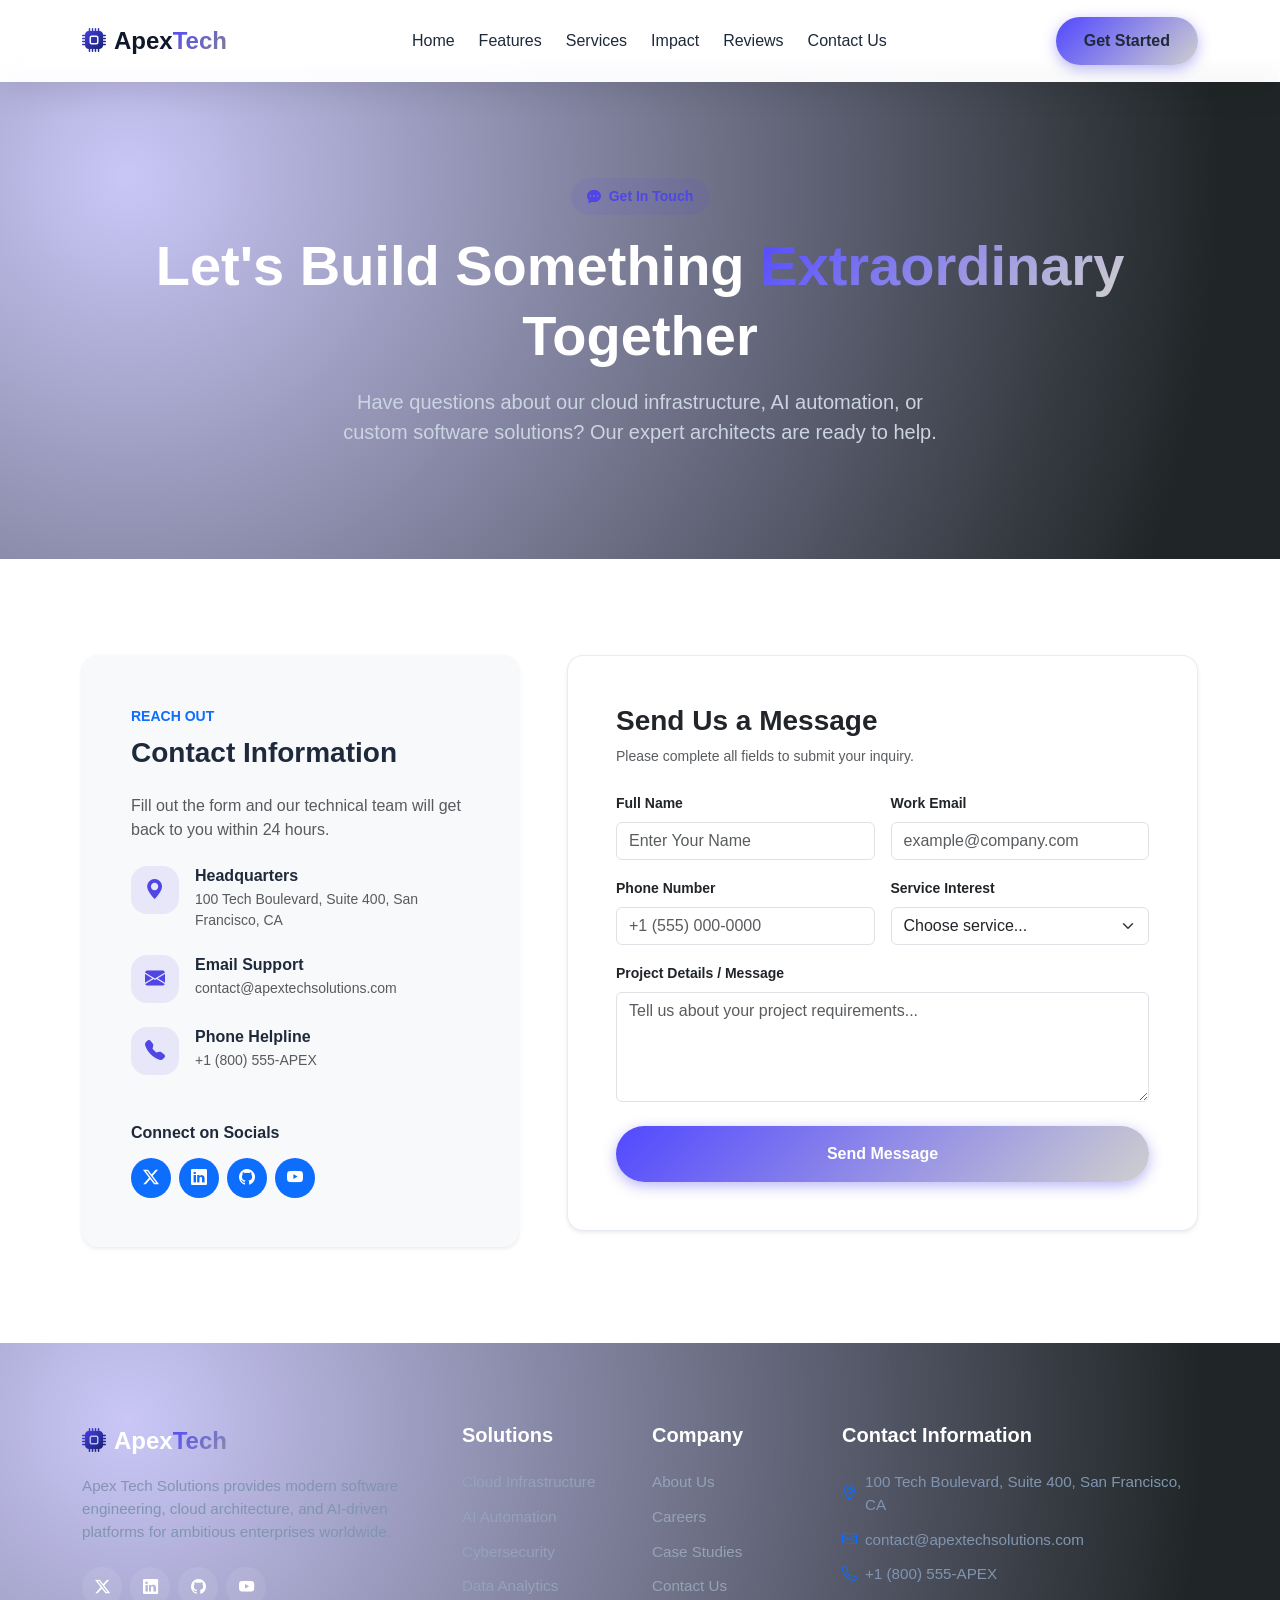
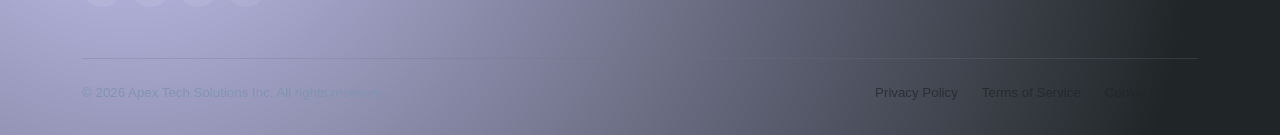
<file: contact.html>
<!doctype html>
<html lang="en">
    <head>
        <meta charset="UTF-8" />
        <!-- Viewport Meta Tag for Mobile Responsiveness -->
        <meta name="viewport" content="width=device-width, initial-scale=1.0" />
        <title>Apex Tech Solutions | Contact Us</title>

        <!-- Bootstrap 5 CSS CDN -->
        <link href="https://cdn.jsdelivr.net/npm/bootstrap@5.3.2/dist/css/bootstrap.min.css" rel="stylesheet" />
        <!-- Bootstrap Icons CDN -->
        <link rel="stylesheet" href="https://cdn.jsdelivr.net/npm/bootstrap-icons@1.11.1/font/bootstrap-icons.css" />
        <!-- Custom CSS Styles -->
        <link rel="stylesheet" href="styles.css" />
    </head>
    <body data-bs-spy="scroll" data-bs-target="#mainNavbar" data-bs-offset="100">
        <header class="sticky-top">
            <nav class="navbar navbar-expand-lg navbar-apex py-3" id="mainNavbar">
                <div class="container">
                    <!-- Brand Logo & Icon -->
                    <a class="navbar-brand d-flex align-items-center gap-2" href="index.html">
                        <i
                            class="bi bi-cpu-fill"
                            style="
                                background: linear-gradient(135deg, #5248ff 0%, #07154a 100%);
                                -webkit-background-clip: text;
                                -webkit-text-fill-color: transparent;
                                background-clip: text;
                                display: inline-block;
                            "></i>
                        <span
                            >Apex<span
                                style="
                                    background: linear-gradient(135deg, #5248ff 0%, #81838a 100%);
                                    -webkit-background-clip: text;
                                    -webkit-text-fill-color: transparent;
                                    background-clip: text;
                                    display: inline-block;
                                "
                                >Tech</span
                            ></span
                        >
                    </a>

                    <!-- Mobile Hamburger Toggle Button -->
                    <button
                        class="navbar-toggler border-0 shadow-none"
                        type="button"
                        data-bs-toggle="collapse"
                        data-bs-target="#navbarContent"
                        aria-controls="navbarContent"
                        aria-expanded="false"
                        aria-label="Toggle navigation">
                        <span class="navbar-toggler-icon"></span>
                    </button>

                    <!-- Navigation Links & Action Button -->
                    <div class="collapse navbar-collapse" id="navbarContent">
                        <ul class="navbar-nav mx-auto mb-2 mb-lg-0">
                            <li class="nav-item"><a class="nav-link" href="index.html">Home</a></li>
                            <li class="nav-item"><a class="nav-link" href="index.html#features">Features</a></li>
                            <li class="nav-item"><a class="nav-link" href="index.html#services">Services</a></li>
                            <li class="nav-item"><a class="nav-link" href="index.html#stats">Impact</a></li>
                            <li class="nav-item"><a class="nav-link" href="index.html#testimonials">Reviews</a></li>
                            <li class="nav-item"><a class="nav-link" href="contact.html">Contact Us</a></li>
                        </ul>
                        <!-- Header Call-to-Action Button -->
                        <div class="d-flex align-items-center gap-3">
                            <a href="index.html#contact" class="btn btn-apex-primary active">Get Started</a>
                        </div>
                    </div>
                </div>
            </nav>
        </header>
        <section class="hero-section d-flex align-items-center position-relative py-5">
            <!-- Shooting Stars Elements -->
            <span class="shooting-star"></span>
            <span class="shooting-star"></span>
            <span class="shooting-star"></span>
            <div class="container position-relative text-center py-5" style="z-index: 2">
                <div class="badge-pill-custom mb-3"><i class="bi bi-chat-dots-fill"></i> Get In Touch</div>
                <h1 class="display-4 fw-bold lh-sm mb-3" style="color: white">
                    Let's Build Something <span class="text-gradient">Extraordinary</span> Together
                </h1>
                <p class="lead mx-auto" style="color: #cbd5e1; max-width: 600px">
                    Have questions about our cloud infrastructure, AI automation, or custom software solutions? Our
                    expert architects are ready to help.
                </p>
            </div>
        </section>

        <section class="py-5 my-5">
            <div class="container">
                <div class="row g-5 align-items-start">
                    <!-- Left Column: Contact Information -->
                    <div class="col-lg-5">
                        <div class="p-4 p-md-5 rounded-4 bg-light border border-light h-100 shadow-sm">
                            <span class="text-primary fw-bold text-uppercase small tracking-wide">Reach Out</span>
                            <h3 class="fw-bold mt-2 mb-4">Contact Information</h3>
                            <p class="text-muted mb-4">
                                Fill out the form and our technical team will get back to you within 24 hours.
                            </p>

                            <ul class="list-unstyled mb-5">
                                <li class="d-flex align-items-start gap-3 mb-4">
                                    <div
                                        class="icon-box mb-0 flex-shrink-0"
                                        style="width: 3rem; height: 3rem; font-size: 1.25rem">
                                        <i class="bi bi-geo-alt-fill"></i>
                                    </div>
                                    <div>
                                        <h6 class="fw-bold mb-1">Headquarters</h6>
                                        <p class="text-muted small mb-0">
                                            100 Tech Boulevard, Suite 400, San Francisco, CA
                                        </p>
                                    </div>
                                </li>
                                <li class="d-flex align-items-start gap-3 mb-4">
                                    <div
                                        class="icon-box mb-0 flex-shrink-0"
                                        style="width: 3rem; height: 3rem; font-size: 1.25rem">
                                        <i class="bi bi-envelope-fill"></i>
                                    </div>
                                    <div>
                                        <h6 class="fw-bold mb-1">Email Support</h6>
                                        <p class="text-muted small mb-0">contact@apextechsolutions.com</p>
                                    </div>
                                </li>
                                <li class="d-flex align-items-start gap-3">
                                    <div
                                        class="icon-box mb-0 flex-shrink-0"
                                        style="width: 3rem; height: 3rem; font-size: 1.25rem">
                                        <i class="bi bi-telephone-fill"></i>
                                    </div>
                                    <div>
                                        <h6 class="fw-bold mb-1">Phone Helpline</h6>
                                        <p class="text-muted small mb-0">+1 (800) 555-APEX</p>
                                    </div>
                                </li>
                            </ul>

                            <h6 class="fw-bold mb-3">Connect on Socials</h6>
                            <div class="d-flex">
                                <a href="#" class="social-btn bg-primary text-white" aria-label="Twitter"
                                    ><i class="bi bi-twitter-x"></i
                                ></a>
                                <a href="#" class="social-btn bg-primary text-white" aria-label="LinkedIn"
                                    ><i class="bi bi-linkedin"></i
                                ></a>
                                <a href="#" class="social-btn bg-primary text-white" aria-label="GitHub"
                                    ><i class="bi bi-github"></i
                                ></a>
                                <a href="#" class="social-btn bg-primary text-white" aria-label="YouTube"
                                    ><i class="bi bi-youtube"></i
                                ></a>
                            </div>
                        </div>
                    </div>

                    <!-- Right Column: Interactive JS Validation Form -->
                    <div class="col-lg-7">
                        <div
                            class="bg-white text-dark p-4 p-md-5 rounded-4 shadow-sm border"
                            style="border-color: rgba(226, 232, 240, 0.8) !important">
                            <h3 class="fw-bold mb-2">Send Us a Message</h3>
                            <p class="text-muted mb-4 small">Please complete all fields to submit your inquiry.</p>

                            <!-- Bootstrap Form with JavaScript Validation Hook -->
                            <form id="contactForm" class="needs-validation" novalidate>
                                <div class="row g-3">
                                    <div class="col-md-6">
                                        <label for="fullName" class="form-label fw-semibold small">Full Name</label>
                                        <input
                                            type="text"
                                            class="form-control"
                                            id="fullName"
                                            placeholder="Enter Your Name"
                                            required />
                                        <div class="invalid-feedback">Please enter your full name.</div>
                                    </div>
                                    <div class="col-md-6">
                                        <label for="workEmail" class="form-label fw-semibold small">Work Email</label>
                                        <input
                                            type="email"
                                            class="form-control"
                                            id="workEmail"
                                            placeholder="example@company.com"
                                            required />
                                        <div class="invalid-feedback">Please provide a valid work email address.</div>
                                    </div>
                                    <div class="col-md-6">
                                        <label for="phoneNumber" class="form-label fw-semibold small"
                                            >Phone Number</label
                                        >
                                        <input
                                            type="tel"
                                            class="form-control"
                                            id="phoneNumber"
                                            placeholder="+1 (555) 000-0000"
                                            required />
                                        <div class="invalid-feedback">Please enter a valid phone number.</div>
                                    </div>
                                    <div class="col-md-6">
                                        <label for="serviceInterest" class="form-label fw-semibold small"
                                            >Service Interest</label
                                        >
                                        <select class="form-select" id="serviceInterest" required>
                                            <option value="" selected disabled>Choose service...</option>
                                            <option value="cloud">Cloud Infrastructure & Migration</option>
                                            <option value="ai">AI & Automation</option>
                                            <option value="security">Cybersecurity & Compliance</option>
                                            <option value="analytics">Real-time Analytics</option>
                                        </select>
                                        <div class="invalid-feedback">Please select a service interest.</div>
                                    </div>
                                    <div class="col-12">
                                        <label for="messageBox" class="form-label fw-semibold small"
                                            >Project Details / Message</label
                                        >
                                        <textarea
                                            class="form-control"
                                            id="messageBox"
                                            rows="4"
                                            placeholder="Tell us about your project requirements..."
                                            required></textarea>
                                        <div class="invalid-feedback">
                                            Please enter your message or project details.
                                        </div>
                                    </div>
                                    <div class="col-12 mt-4">
                                        <button type="submit" class="btn btn-apex-primary w-100 py-3">
                                            Send Message
                                        </button>
                                    </div>
                                </div>
                            </form>

                            <!-- Success Alert Feedback -->
                            <div id="formSuccessAlert" class="alert alert-success mt-4 d-none" role="alert">
                                <i class="bi bi-check-circle-fill me-2"></i> Thank you! Your message has been sent
                                successfully. Our team will contact you shortly.
                            </div>
                        </div>
                    </div>
                </div>
            </div>
        </section>

        <footer class="footer-dark">
            <!-- Firefly particles -->
            <span class="firefly"></span>
            <span class="firefly"></span>
            <span class="firefly"></span>
            <span class="firefly"></span>
            <span class="firefly"></span>
            <span class="firefly"></span>
            <span class="firefly"></span>
            <span class="firefly"></span>
            <div class="container">
                <div class="row g-4 mb-5">
                    <!-- Footer Brand Column -->
                    <div class="col-12 col-lg-4">
                        <a class="navbar-brand d-flex align-items-center gap-2 text-white mb-3" href="index.html">
                            <i
                                class="bi bi-cpu-fill"
                                style="
                                    background: linear-gradient(135deg, #5248ff 0%, #07154a 100%);
                                    -webkit-background-clip: text;
                                    -webkit-text-fill-color: transparent;
                                    background-clip: text;
                                    display: inline-block;
                                "></i>
                            <span
                                >Apex<span
                                    style="
                                        background: linear-gradient(135deg, #5248ff 0%, #8d92a4 100%);
                                        -webkit-background-clip: text;
                                        -webkit-text-fill-color: transparent;
                                        background-clip: text;
                                        display: inline-block;
                                    "
                                    >Tech</span
                                ></span
                            >
                        </a>
                        <p class="pe-lg-4">
                            Apex Tech Solutions provides modern software engineering, cloud architecture, and AI-driven
                            platforms for ambitious enterprises worldwide.
                        </p>
                        <!-- Social Media Links -->
                        <div class="d-flex mt-4">
                            <a href="#" class="social-btn" aria-label="Twitter"><i class="bi bi-twitter-x"></i></a>
                            <a href="#" class="social-btn" aria-label="LinkedIn"><i class="bi bi-linkedin"></i></a>
                            <a href="#" class="social-btn" aria-label="GitHub"><i class="bi bi-github"></i></a>
                            <a href="#" class="social-btn" aria-label="YouTube"><i class="bi bi-youtube"></i></a>
                        </div>
                    </div>

                    <!-- Links Column 1 -->
                    <div class="col-6 col-md-4 col-lg-2">
                        <h5>Solutions</h5>
                        <ul class="footer-links">
                            <li><a href="index.html#services">Cloud Infrastructure</a></li>
                            <li><a href="index.html#services">AI Automation</a></li>
                            <li><a href="index.html#services">Cybersecurity</a></li>
                            <li><a href="index.html#services">Data Analytics</a></li>
                        </ul>
                    </div>

                    <!-- Links Column 2 -->
                    <div class="col-6 col-md-4 col-lg-2">
                        <h5>Company</h5>
                        <ul class="footer-links">
                            <li><a href="index.html#hero">About Us</a></li>
                            <li><a href="index.html#features">Careers</a></li>
                            <li><a href="index.html#testimonials">Case Studies</a></li>
                            <li><a href="contact.html">Contact Us</a></li>
                        </ul>
                    </div>

                    <!-- Links Column 3 -->
                    <div class="col-12 col-md-4 col-lg-4">
                        <h5>Contact Information</h5>
                        <ul class="footer-links">
                            <li class="d-flex align-items-center gap-2">
                                <i class="bi bi-geo-alt text-primary"></i> 100 Tech Boulevard, Suite 400, San Francisco,
                                CA
                            </li>
                            <li class="d-flex align-items-center gap-2">
                                <i class="bi bi-envelope text-primary"></i> contact@apextechsolutions.com
                            </li>
                            <li class="d-flex align-items-center gap-2">
                                <i class="bi bi-telephone text-primary"></i> +1 (800) 555-APEX
                            </li>
                        </ul>
                    </div>
                </div>

                <!-- Bottom Copyright & Legal Links -->
                <div
                    class="border-top border-secondary border-opacity-25 pt-4 text-center text-md-start d-flex flex-column flex-md-row justify-content-between align-items-center gap-3">
                    <p class="mb-0 small">&copy; 2026 Apex Tech Solutions Inc. All rights reserved.</p>
                    <div class="d-flex gap-4 small">
                        <a href="#" class="text-muted text-decoration-none">Privacy Policy</a>
                        <a href="#" class="text-muted text-decoration-none">Terms of Service</a>
                        <a href="#" class="text-muted text-decoration-none">Cookie Settings</a>
                    </div>
                </div>
            </div>
        </footer>
        <script src="https://cdn.jsdelivr.net/npm/bootstrap@5.3.2/dist/js/bootstrap.bundle.min.js"></script>
        <script src="script.js"></script>
    </body>
</html>
</file>
<file: styles.css>
:root {
    --primary-color: #4f46e5;
    --primary-hover: #4338ca;
    --secondary-color: #06b6d4;
    --accent-gradient: linear-gradient(135deg, #5248ff 0%, #cfcfcf 100%);
    --dark-bg: #0f172a;
    --light-bg: #f8fafc;
    --text-main: #1e293b;
    --text-muted: #64748b;
    --card-shadow: 0 10px 25px -5px rgba(0, 0, 0, 0.05), 0 8px 10px -6px rgba(0, 0, 0, 0.01);
    --hover-shadow: 0 20px 30px -10px rgba(79, 70, 229, 0.15);
    --transition-smooth: all 0.3s cubic-bezier(0.4, 0, 0.2, 1);
}

body {
    font-family: "Inter", sans-serif;
    color: var(--text-main);
    background-color: #ffffff;
    overflow-x: hidden;
}

.text-gradient {
    background: var(--accent-gradient);
    -webkit-background-clip: text;
    -webkit-text-fill-color: transparent;
}

.btn-apex-primary {
    background: var(--accent-gradient);
    color: #ffffff;
    border: none;
    padding: 0.75rem 1.75rem;
    font-weight: 600;
    border-radius: 50rem;
    transition: var(--transition-smooth);
    box-shadow: 0 4px 14px 0 rgba(79, 70, 229, 0.39);
}

.btn-apex-primary:hover {
    color: #ffffff;
    transform: translateY(-2px);
    box-shadow: 0 6px 20px 0 rgba(79, 70, 229, 0.5);
}

.btn-apex-outline {
    background: transparent;
    color: var(--primary-color);
    border: 2px solid var(--primary-color);
    padding: 0.7rem 1.75rem;
    font-weight: 600;
    border-radius: 50rem;
    transition: var(--transition-smooth);
}

.btn-apex-outline:hover {
    background: var(--primary-color);
    color: #ffffff;
    transform: translateY(-2px);
}

.navbar-apex {
    background: rgba(255, 255, 255, 0.15);
    backdrop-filter: blur(12px) saturate(180%);
    -webkit-backdrop-filter: blur(12px) saturate(180%);
    border: 1px solid rgba(255, 255, 255, 0.2);
    box-shadow: 0 8px 32px 0 rgba(0, 0, 0, 0.1);
    transition: var(--transition-smooth);
}

.navbar-brand {
    font-weight: 800;
    font-size: 1.5rem;
    color: var(--dark-bg);
}

.nav-link {
    font-weight: 500;
    color: var(--text-main);
    margin: 0 0.25rem;
    transition: var(--transition-smooth);
}

.nav-link:hover,
.nav-link.active {
    color: var(--primary-color);
}

.hero-section {
    position: relative;
    overflow: hidden;
    padding: 8rem 0 5rem 0;
    background:
        radial-gradient(circle at 10% 20%, rgba(79, 70, 229, 0.3) 0%, rgba(1, 8, 9, 0.88) 90%),
        url("https://wallpapercave.com/wp/wp9235472.jpg") center/cover no-repeat;
}

/* Shooting Star Base Style */
.shooting-star {
    position: absolute;
    width: 140px;
    height: 2px;
    /* Bright head on the left, fading tail to the right */
    background: linear-gradient(to right, rgba(255, 255, 255, 1), rgba(255, 255, 255, 0));
    filter: drop-shadow(0 0 6px rgba(255, 255, 255, 0.9));
    animation: shoot 3s infinite ease-out;
    pointer-events: none;
    opacity: 0;
    z-index: 1;
}

/* Glowing star head */
.shooting-star::before {
    content: "";
    position: absolute;
    left: 0;
    top: 50%;
    transform: translateY(-50%);
    width: 4px;
    height: 4px;
    border-radius: 50%;
    background: #ffffff;
    box-shadow: 0 0 10px 2px rgba(255, 255, 255, 0.9);
}

.shooting-star:nth-child(1) {
    top: 12%;
    right: 10%;
    animation-delay: 0s;
    animation-duration: 2.8s;
}

.shooting-star:nth-child(2) {
    top: 22%;
    right: 35%;
    animation-delay: 1.8s;
    animation-duration: 2.4s;
}

.shooting-star:nth-child(3) {
    top: 8%;
    right: 60%;
    animation-delay: 3.5s;
    animation-duration: 3.1s;
}

@keyframes shoot {
    0% {
        transform: rotate(-45deg) translateX(250px);
        opacity: 0;
    }
    15% {
        opacity: 1;
    }
    80% {
        opacity: 1;
    }
    100% {
        transform: rotate(-45deg) translateX(-350px);
        opacity: 0;
    }
}

.badge-pill-custom {
    background-color: rgba(79, 70, 229, 0.1);
    color: var(--primary-color);
    padding: 0.5rem 1rem;
    border-radius: 50rem;
    font-weight: 600;
    font-size: 0.875rem;
    display: inline-flex;
    align-items: center;
    gap: 0.5rem;
}

.hero-graphic-card {
    background: linear-gradient(135deg, rgba(255, 255, 255, 0.12) 0%, rgba(255, 255, 255, 0.03) 100%);
    backdrop-filter: blur(20px) saturate(180%);
    -webkit-backdrop-filter: blur(20px) saturate(180%);
    border-radius: 1.5rem;
    padding: 2rem;
    box-shadow:
        0 20px 50px rgba(0, 0, 0, 0.4),
        0 0 0 1px rgba(255, 255, 255, 0.15) inset;
    border: 1px solid rgba(255, 255, 255, 0.2);
    position: relative;
    animation: float 6s ease-in-out infinite;
    transition:
        transform 0.3s cubic-bezier(0.16, 1, 0.3, 1),
        box-shadow 0.3s cubic-bezier(0.16, 1, 0.3, 1),
        border-color 0.3s ease;
}

.hero-graphic-card:hover {
    animation-play-state: paused;
    transform: translateY(-8px) scale(1.01);
    border-color: rgba(255, 255, 255, 0.4);
    box-shadow:
        0 30px 60px rgba(0, 0, 0, 0.5),
        0 0 0 1px rgba(255, 255, 255, 0.3) inset;
}

@keyframes float {
    0%,
    100% {
        transform: translateY(0px);
    }
    50% {
        transform: translateY(-10px);
    }
}

.feature-card,
.service-card {
    border: 1px solid rgba(226, 232, 240, 0.8);
    border-radius: 1.25rem;
    background: #ffffff;
    padding: 2.25rem 1.75rem;
    height: 100%;
    transition: var(--transition-smooth);
}

.feature-card:hover,
.service-card:hover {
    transform: translateY(-5px);
    box-shadow: var(--hover-shadow);
    border-color: rgba(79, 70, 229, 0.2);
}

.icon-box {
    width: 3.5rem;
    height: 3.5rem;
    border-radius: 1rem;
    background: rgba(79, 70, 229, 0.1);
    color: var(--primary-color);
    display: flex;
    align-items: center;
    justify-content: center;
    font-size: 1.5rem;
    margin-bottom: 1.5rem;
    transition: var(--transition-smooth);
}

.service-card:hover .icon-box {
    background: var(--accent-gradient);
    color: #ffffff;
}

.stats-section {
    background-color: var(--dark-bg);
    color: #ffffff;
    padding: 5rem 0;
    position: relative;
    overflow: hidden;
}

.stat-number {
    font-size: 2.75rem;
    font-weight: 800;
    background: var(--accent-gradient);
    -webkit-background-clip: text;
    -webkit-text-fill-color: transparent;
}

.testimonial-card {
    background: #ffffff;
    border-radius: 1.25rem;
    padding: 2rem;
    border: 1px solid #f1f5f9;
    box-shadow: var(--card-shadow);
    height: 100%;
}

.avatar-img {
    width: 50px;
    height: 50px;
    border-radius: 50%;
    object-fit: cover;
}

.footer-dark {
    position: relative;
    overflow: hidden;
    background-color: var(--dark-bg);
    color: #8195b0;
    padding-top: 5rem;
    padding-bottom: 2rem;
    font-size: 0.95rem;
    background:
        radial-gradient(circle at 10% 20%, rgba(79, 70, 229, 0.3) 0%, rgba(1, 8, 9, 0.88) 90%),
        url("https://images.unsplash.com/photo-1656066834927-5c1e3f5d6fe9?fm=jpg&q=60&w=3000&auto=format&fit=crop&ixlib=rb-4.1.0&ixid=NHwxMjA3fDA%3D")
            center/cover no-repeat;
}

.footer-dark .container {
    position: relative;
    z-index: 2;
}

/* Firefly Base Style */
.firefly {
    position: absolute;
    width: 4px;
    height: 4px;
    border-radius: 50%;

    background-color: #ffffff;
    box-shadow:
        0 0 8px 2px rgba(246, 246, 246, 0.8),
        0 0 18px 4px rgba(255, 255, 255, 0.4);
    pointer-events: none;
    z-index: 1;
    opacity: 0;
}

.firefly:nth-of-type(1) {
    top: 25%;
    left: 15%;
    animation:
        floatPath1 14s ease-in-out infinite,
        fireflyGlow 3.2s ease-in-out infinite;
}

.firefly:nth-of-type(2) {
    top: 65%;
    left: 28%;
    width: 3px;
    height: 3px;
    animation:
        floatPath2 18s ease-in-out infinite 1.5s,
        fireflyGlow 4s ease-in-out infinite 0.5s;
}

.firefly:nth-of-type(3) {
    top: 40%;
    left: 52%;
    animation:
        floatPath1 16s ease-in-out infinite 3s,
        fireflyGlow 2.8s ease-in-out infinite 1.2s;
}

.firefly:nth-of-type(4) {
    top: 75%;
    left: 68%;
    width: 5px;
    height: 5px;
    animation:
        floatPath2 20s ease-in-out infinite 0.8s,
        fireflyGlow 3.6s ease-in-out infinite 2s;
}

.firefly:nth-of-type(5) {
    top: 20%;
    left: 80%;
    animation:
        floatPath1 15s ease-in-out infinite 4.2s,
        fireflyGlow 3s ease-in-out infinite 0.3s;
}

.firefly:nth-of-type(6) {
    top: 55%;
    left: 88%;
    width: 3px;
    height: 3px;
    animation:
        floatPath2 17s ease-in-out infinite 2.5s,
        fireflyGlow 4.4s ease-in-out infinite 1.7s;
}

.firefly:nth-of-type(7) {
    top: 80%;
    left: 42%;
    animation:
        floatPath1 19s ease-in-out infinite 5s,
        fireflyGlow 3.4s ease-in-out infinite 2.4s;
}

.firefly:nth-of-type(8) {
    top: 32%;
    left: 65%;
    width: 3px;
    height: 3px;
    animation:
        floatPath2 13s ease-in-out infinite 1s,
        fireflyGlow 2.6s ease-in-out infinite 0.9s;
}

/* Organic wandering movements */
@keyframes floatPath1 {
    0%,
    100% {
        transform: translate(0, 0);
    }
    25% {
        transform: translate(35px, -25px);
    }
    50% {
        transform: translate(-20px, -45px);
    }
    75% {
        transform: translate(-40px, -15px);
    }
}

@keyframes floatPath2 {
    0%,
    100% {
        transform: translate(0, 0);
    }
    25% {
        transform: translate(-30px, -30px);
    }
    50% {
        transform: translate(25px, -50px);
    }
    75% {
        transform: translate(40px, -20px);
    }
}

/* Soft bioluminescent pulse */
@keyframes fireflyGlow {
    0%,
    100% {
        opacity: 0.1;
        transform: scale(0.8);
    }
    50% {
        opacity: 0.95;
        transform: scale(1.25);
    }
}

.footer-dark h5 {
    color: #ffffff;
    font-weight: 700;
    margin-bottom: 1.5rem;
}

.footer-links {
    list-style: none;
    padding: 0;
    margin: 0;
}

.footer-links li {
    margin-bottom: 0.75rem;
}

.footer-links a {
    color: #94a3b8;
    text-decoration: none;
    transition: var(--transition-smooth);
}

.footer-links a:hover {
    color: #ffffff;
    padding-left: 4px;
}

.social-btn {
    width: 40px;
    height: 40px;
    border-radius: 50%;
    background: rgba(255, 255, 255, 0.08);
    color: #ffffff;
    display: inline-flex;
    align-items: center;
    justify-content: center;
    text-decoration: none;
    transition: var(--transition-smooth);
    margin-right: 0.5rem;
}

.social-btn:hover {
    background: var(--primary-color);
    color: #ffffff;
    transform: translateY(-3px);
}

.marquee-container {
    padding: 3rem 0;
    margin-top: 50px;
    overflow: hidden;
    white-space: nowrap;
    border-bottom: 1px solid var(--border-color);
    display: flex;
    background: var(--accent-gradient);
}

.marquee-track {
    display: flex;
    gap: 4rem;
    animation: marquee 25s linear infinite;
}

.marquee-item {
    font-size: 2.5rem;
    font-family: var(--font-serif);
    font-style: italic;
    color: #ffffff;
    opacity: 0.75;
    transition:
        opacity 0.3s ease,
        color 0.3s ease;
}

.marquee-item:hover {
    opacity: 1;
    color: #ffffff;
}

@keyframes marquee {
    0% {
        transform: translateX(0);
    }
    100% {
        transform: translateX(-50%);
    }
}
</file>
